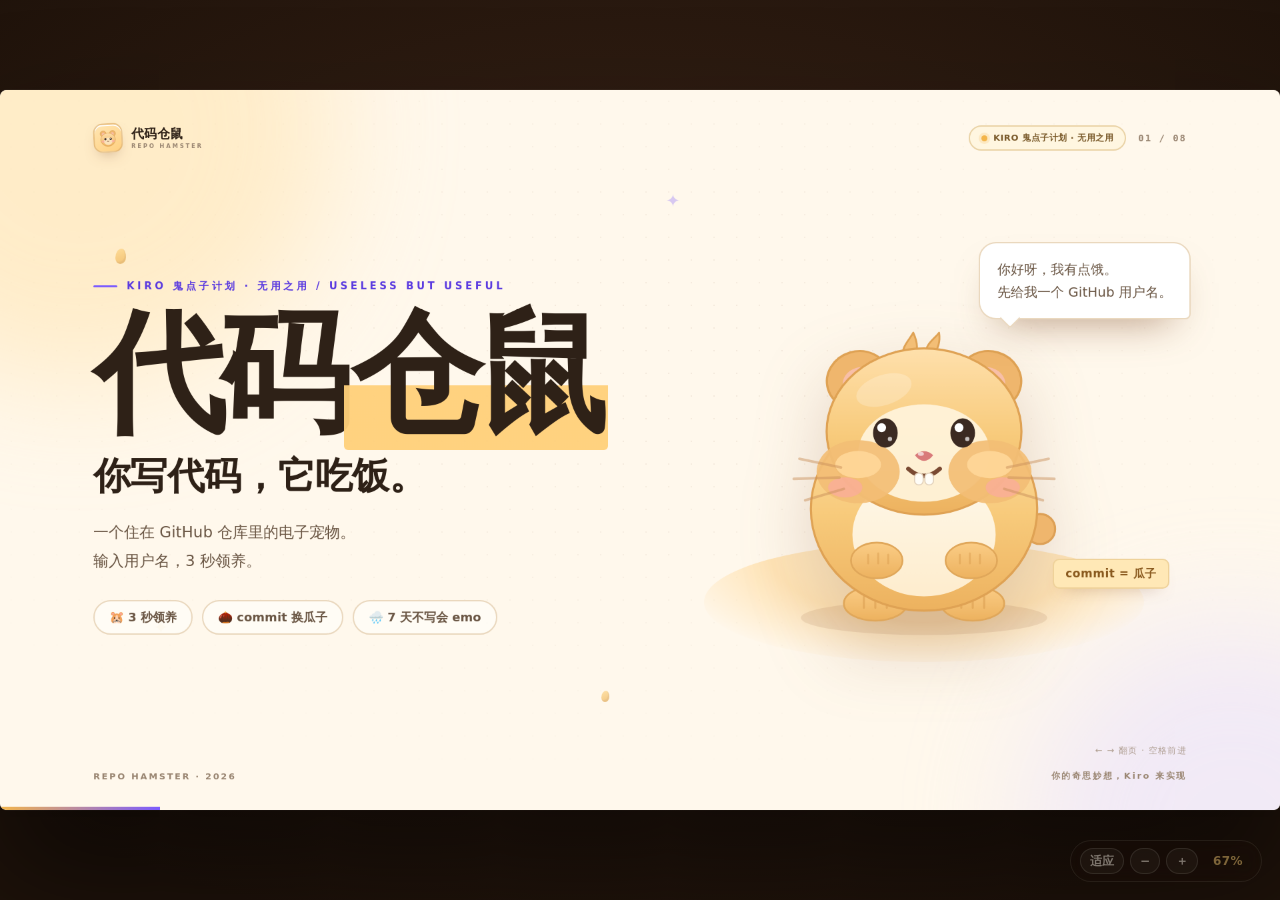
<file: deck/代码仓鼠-路演.html>
<!DOCTYPE html>
<html lang="zh-CN">
<head>
<meta charset="utf-8">
<meta name="viewport" content="width=device-width, initial-scale=1">
<title>代码仓鼠 · 路演 Deck</title>
<style>
:root{
  --cream:#FFF8EC; --cream2:#FFF1D8; --paper:#FFFDF7;
  --ink:#2E2117; --ink2:#6B5745; --muted:#9A8672; --brown:#8A5A3B;
  --line:#EAD8BE; --line-soft:#F2E6D2;
  --gold:#F3B54A; --gold2:#FFD27A; --gold-soft:#FFF0CF;
  --purple:#7C5CFF; --purple-deep:#5B3BE0; --purple-soft:#F0EBFF;
  --pink:#FFB7C5; --pink-soft:#FFE9EE; --green:#6FC58A; --red:#E98A7A;
  --ease:cubic-bezier(.22,.9,.28,1);
  --font:"PingFang SC","HarmonyOS Sans SC","Microsoft YaHei",system-ui,-apple-system,"Segoe UI",sans-serif;
  --mono:"SFMono-Regular","JetBrains Mono",Consolas,"Cascadia Code",monospace;
}
*{box-sizing:border-box}
html,body{height:100%;margin:0}
body{
  background:#1E120A; color:var(--ink); font-family:var(--font);
  overflow:hidden; -webkit-font-smoothing:antialiased;
}
::selection{background:var(--gold2)}
#stage{
  position:fixed; inset:0; overflow:hidden;
  background:radial-gradient(1300px 800px at 50% 42%, #3B2417 0%, #1E120A 72%);
}
#deck{
  position:absolute; left:50%; top:50%;
  width:1920px; height:1080px;
  background:var(--cream); overflow:hidden; border-radius:10px;
  box-shadow:0 90px 180px rgba(0,0,0,.6), 0 0 0 1px rgba(255,255,255,.06);
  transform:translate(-50%,-50%) scale(var(--scale,1));
  transform-origin:50% 50%;
  will-change:transform;
}

/* ---------- 幻灯片基础 ---------- */
.slide{
  position:absolute; inset:0; background:var(--cream);
  opacity:0; visibility:hidden; transform:translateY(26px) scale(.997);
  transition:opacity .65s var(--ease), transform .65s var(--ease), visibility .65s;
}
.slide.is-active{ opacity:1; visibility:visible; transform:none; z-index:2; }
.slide-bg{ position:absolute; inset:0; overflow:hidden; }
.slide-bg::before{
  content:""; position:absolute; inset:0;
  background-image:radial-gradient(rgba(138,90,59,.14) 1.3px, transparent 1.3px);
  background-size:34px 34px; opacity:.65;
  -webkit-mask-image:radial-gradient(ellipse 88% 76% at 50% 38%, #000 10%, transparent 78%);
          mask-image:radial-gradient(ellipse 88% 76% at 50% 38%, #000 10%, transparent 78%);
}
.blob{ position:absolute; border-radius:50%; filter:blur(90px); opacity:.55; }
.blob-gold{ width:760px; height:760px; background:#FFE3AC; }
.blob-purple{ width:620px; height:620px; background:#E6DEFF; }
.blob-pink{ width:520px; height:520px; background:#FFE2E9; }
.inner{
  position:absolute; inset:0; padding:150px 140px 108px;
  display:flex; flex-direction:column; z-index:3;
}

/* ---------- 顶部/底部 chrome ---------- */
.chrome{ position:absolute; left:140px; right:140px; z-index:30; display:flex; align-items:center; justify-content:space-between; pointer-events:none; }
.chrome.top{ top:50px; }
.chrome.bottom{ bottom:42px; font-size:13px; letter-spacing:.2em; font-weight:800; color:var(--muted); }
.brand{ display:flex; align-items:center; gap:13px; }
.brand-mark{
  width:44px; height:44px; border-radius:14px; display:grid; place-items:center;
  background:linear-gradient(150deg,#FFE6B4,#FFD080);
  border:2px solid rgba(138,90,59,.2);
  box-shadow:0 10px 22px -12px rgba(138,90,59,.7), inset 0 2px 0 #fff;
  transform:rotate(-3deg);
}
.brand-mark svg{ width:32px; height:32px; display:block; }
.brand-text b{ display:block; font-size:19px; font-weight:900; letter-spacing:.02em; line-height:1.1; }
.brand-text i{ display:block; font-style:normal; font-size:8.5px; letter-spacing:.32em; color:var(--muted); font-weight:800; margin-top:4px; }
.chrome-right{ display:flex; align-items:center; gap:18px; }
.pill-track{
  display:inline-flex; align-items:center; gap:9px; height:38px; padding:0 17px;
  border-radius:99px; border:2px solid #EAD3A6; background:#FFF6E0;
  font-size:13px; font-weight:900; color:#7a5a2a; letter-spacing:.04em;
}
.pill-track::before{ content:""; width:9px; height:9px; border-radius:50%; background:var(--gold); box-shadow:0 0 0 4px rgba(243,181,74,.2); }
.page-num{ font-family:var(--mono); font-size:14px; font-weight:700; color:var(--muted); letter-spacing:.14em; }
.progress{ position:absolute; left:0; bottom:0; height:5px; width:12.5%; background:linear-gradient(90deg,var(--gold),var(--purple)); z-index:31; transition:width .55s var(--ease); }
.nav-hint{ position:absolute; right:140px; bottom:80px; z-index:30; font-size:13px; color:var(--muted); opacity:.75; letter-spacing:.1em; }
/* 屏幕适配控制条：任何窗口都能一键适配/手动缩放 */
.deck-ctrl{
  position:fixed; right:18px; bottom:18px; z-index:60;
  display:flex; align-items:center; gap:6px;
  padding:7px 9px; border-radius:99px;
  background:rgba(30,18,10,.62); backdrop-filter:blur(8px);
  border:1px solid rgba(255,248,236,.16);
  color:#FFF8EC; font-family:var(--font); font-size:12px; font-weight:800;
  opacity:.45; transition:opacity .2s;
}
.deck-ctrl:hover{ opacity:1; }
.deck-ctrl button{
  height:26px; min-width:28px; padding:0 9px;
  border:1px solid rgba(255,248,236,.22); border-radius:99px;
  background:rgba(255,248,236,.08); color:#FFF8EC;
  font-family:inherit; font-size:12px; font-weight:800; cursor:pointer;
}
.deck-ctrl button:hover{ background:rgba(255,248,236,.2); }
.deck-ctrl .z{ min-width:48px; text-align:center; color:#FFD27A; letter-spacing:.04em; }
.static .deck-ctrl{ display:none; }

/* ---------- 通用文字组件 ---------- */
.kicker{
  display:flex; align-items:center; gap:14px; margin:0 0 28px;
  font-size:15px; font-weight:900; letter-spacing:.3em; color:var(--purple-deep);
}
.kicker::before{ content:""; width:36px; height:3px; border-radius:3px; background:var(--purple); }
.slide-title{
  font-size:74px; line-height:1.16; letter-spacing:-.025em; font-weight:900;
  margin:0 0 40px; max-width:1560px;
}
.slide-title .hl{ background:linear-gradient(transparent 60%, rgba(255,208,122,.95) 60%); padding:0 10px; border-radius:4px; }
.slide-title .hl-p{ color:var(--purple-deep); }
.foot-note{ font-size:19px; color:var(--muted); line-height:1.7; }
.sticker{
  display:inline-flex; align-items:center; gap:8px;
  background:#FFE8B6; border:2px solid #EFD29A; border-radius:10px;
  color:#8a5a1f; font-size:17px; font-weight:900; letter-spacing:.03em;
  padding:9px 17px; box-shadow:0 12px 26px -18px rgba(138,90,59,.75);
}

/* ---------- 入场动画 ---------- */
.anim{ opacity:0; transform:translateY(34px); }
.anim-l{ transform:translateX(-42px); }
.anim-r{ transform:translateX(42px); }
.anim-s{ transform:scale(.94); }
.slide.is-active .anim{
  opacity:1; transform:none;
  transition:opacity .85s var(--ease) var(--d,0s), transform .85s var(--ease) var(--d,0s);
}
.static .anim{ opacity:1 !important; transform:none !important; transition:none !important; }
.static .slide{ transition:none !important; }
.static .nav-hint{ display:none; }
.static #deck{ border-radius:0; box-shadow:none; }

/* ---------- 仓鼠动画（复用 app 的 SVG 类名） ---------- */
.hm-body{ transform-box:fill-box; transform-origin:50% 94%; animation:hm-breathe 3.6s ease-in-out infinite; }
.hm-ear-l,.hm-ear-r{ transform-box:fill-box; transform-origin:50% 90%; animation:hm-ear 5.2s ease-in-out infinite; }
.hm-ear-r{ animation-delay:-2.6s; }
.eyes-normal{ transform-box:fill-box; transform-origin:50% 50%; animation:hm-blink 5.6s infinite; }
.hm-paw-l,.hm-paw-r{ transform-box:fill-box; transform-origin:50% 50%; animation:hm-paw 3.6s ease-in-out infinite; }
.hm-paw-r{ animation-delay:-1.8s; }
.hm-tear,.hm-cloud,.hm-zzz,.hm-seed{ display:none; }
.hamster-svg[data-state="emo"] .hm-all{ filter:saturate(.72) brightness(.98); }
.hamster-svg[data-state="emo"] .hm-tear{ display:block; animation:hm-tear 2.6s ease-in infinite; transform-box:fill-box; transform-origin:top center; }
.hamster-svg[data-state="emo"] .hm-cloud{ display:block; animation:hm-cloud 4s ease-in-out infinite; }
.hamster-svg[data-state="emo"] .hm-mouth{ display:none; }

/* ---------- 漂浮装饰 ---------- */
.seed{
  position:absolute; width:16px; height:23px; border-radius:60% 40% 55% 45%/60% 55% 45% 40%;
  background:linear-gradient(160deg,#FFD27A,#EBA83C);
  box-shadow:inset -2px -3px 0 rgba(138,90,59,.18); opacity:.6;
}
.tw{ position:absolute; color:var(--purple); opacity:.3; font-size:26px; }

/* ---------- 封面 ---------- */
.s1 .inner{ padding:0; }
.cover-grid{
  position:absolute; inset:0; display:grid; grid-template-columns:1.04fr .96fr;
  padding:118px 140px 96px; align-items:center;
}
.hero-title{
  font-size:198px; line-height:.94; letter-spacing:-.05em; font-weight:900;
  margin:0 0 24px; color:var(--ink);
}
.hero-title .hl{ background:linear-gradient(transparent 58%, rgba(255,208,122,.95) 58%); padding:0 10px; border-radius:6px; }
.cover-sub{ font-size:56px; font-weight:900; margin:0 0 24px; letter-spacing:-.01em; }
.cover-desc{ font-size:23px; line-height:1.85; color:var(--ink2); margin:0 0 38px; }
.cover-pills{ display:flex; gap:14px; flex-wrap:wrap; }
.pill{
  display:inline-flex; align-items:center; gap:9px; height:52px; padding:0 22px;
  border-radius:99px; border:2px solid var(--line); background:rgba(255,253,247,.85);
  font-size:18px; font-weight:800; color:var(--ink2);
}
.cover-right{ position:relative; height:100%; display:flex; align-items:center; justify-content:center; }
.cover-ham{ width:640px; position:relative; z-index:3; animation:float 5s ease-in-out infinite; }
.cover-ham svg{ width:100%; height:auto; display:block; filter:drop-shadow(0 46px 56px rgba(138,90,59,.24)); }
.cover-platform{
  position:absolute; left:50%; bottom:126px; transform:translateX(-50%);
  width:660px; height:180px; border-radius:50%; z-index:1;
  background:radial-gradient(60% 100% at 50% 8%, #FFF3D9 0%, #FFE4B6 58%, rgba(255,220,160,0) 100%);
}
.speech{
  position:absolute; right:-6px; top:110px; z-index:5; max-width:340px;
  background:#fff; border:2px solid var(--line); border-radius:26px 26px 8px 26px;
  padding:22px 26px; font-size:20px; line-height:1.7; color:var(--ink2);
  box-shadow:0 30px 60px -30px rgba(138,90,59,.65); transform:rotate(2deg);
}
.speech::after{
  content:""; position:absolute; left:34px; bottom:-11px; width:20px; height:20px;
  background:#fff; border-right:2px solid var(--line); border-bottom:2px solid var(--line);
  transform:rotate(45deg); border-bottom-right-radius:4px;
}
.sticker-seed{ position:absolute; right:26px; bottom:236px; z-index:5; transform:rotate(5deg); }
.cover-foot{ position:absolute; left:140px; bottom:96px; font-size:12.5px; letter-spacing:.34em; font-weight:800; color:var(--muted); }

/* ---------- S2 痛点 ---------- */
.s2-grid{ display:grid; grid-template-columns:1.06fr .94fr; gap:70px; flex:1; align-items:center; min-height:0; }
.notes{ display:flex; flex-direction:column; gap:15px; }
.note{
  position:relative; width:420px; padding:18px 24px 19px;
  background:#FFFDF7; border:2px solid var(--line); border-radius:22px;
  box-shadow:0 34px 64px -48px rgba(138,90,59,.85);
}
.note:nth-child(1){ transform:rotate(-1.2deg); background:#FFF6E0; }
.note:nth-child(2){ transform:rotate(.8deg); margin-left:44px; background:#FFF0F3; }
.note:nth-child(3){ transform:rotate(-.6deg); margin-left:12px; background:#F4F1FF; }
.note h4{ display:flex; align-items:center; gap:12px; font-size:24px; font-weight:900; margin:0 0 6px; letter-spacing:-.01em; }
.note h4 b{
  flex:none; display:inline-grid; place-items:center; width:34px; height:34px; border-radius:10px;
  background:var(--gold2); color:#7a4a12; font-size:13px; font-weight:900; font-family:var(--mono);
}
.note p{ font-size:15px; line-height:1.65; color:var(--ink2); margin:0; }
.contrib-panel{
  position:relative; background:#FFFDF7; border:2px solid var(--line);
  border-radius:30px; padding:32px 34px 36px;
  box-shadow:0 40px 80px -56px rgba(138,90,59,.9);
}
.contrib-head{ display:flex; align-items:baseline; justify-content:space-between; font-size:17px; font-weight:900; color:var(--ink2); margin-bottom:22px; }
.contrib-head span{ font-family:var(--mono); font-size:15px; color:var(--red); }
.contrib-grid-lg{ display:grid; grid-template-columns:repeat(14, 26px); grid-auto-rows:26px; gap:7px; }
.cell{ border-radius:6px; background:#F2E6D2; }
.cell.on{ background:linear-gradient(145deg,#FFD27A,#F3B54A); }
.contrib-caption{ margin:26px 0 0; font-size:18px; color:var(--muted); font-weight:700; }
.sad-ham{ position:absolute; right:26px; bottom:-46px; width:216px; filter:drop-shadow(0 26px 30px rgba(138,90,59,.22)); }
.s2-quote{ margin:26px 0 0; font-size:25px; font-weight:800; color:var(--ink2); }
.s2-quote b{ color:var(--purple-deep); }

/* ---------- S3 机制 ---------- */
.s3-grid{ display:grid; grid-template-columns:1fr 1fr; gap:64px; flex:1; align-items:center; min-height:0; }
.steps{ display:flex; flex-direction:column; gap:20px; }
.step{
  display:flex; gap:22px; align-items:flex-start;
  background:#FFFDF7; border:2px solid var(--line); border-radius:22px;
  padding:24px 28px; box-shadow:0 28px 56px -44px rgba(138,90,59,.9);
}
.step b{
  flex:none; font-family:var(--mono); font-size:15px; color:var(--purple-deep);
  background:var(--purple-soft); border-radius:10px; padding:6px 9px; margin-top:2px;
}
.step h4{ font-size:24px; font-weight:900; margin:0 0 6px; }
.step p{ font-size:16px; line-height:1.65; color:var(--ink2); margin:0; }
.board{
  position:relative; background:linear-gradient(160deg,#FFF5E1,#FFE6BB);
  border:2px solid var(--line); border-radius:34px; padding:30px 32px 32px;
  box-shadow:0 46px 90px -60px rgba(138,90,59,.95);
}
.board-ham{ width:270px; margin:-8px auto 6px; animation:float 5.2s ease-in-out infinite; }
.board-ham svg{ width:100%; height:auto; display:block; filter:drop-shadow(0 26px 30px rgba(138,90,59,.2)); }
.stats4{ display:grid; grid-template-columns:1fr 1fr; gap:12px; }
.stat-card{ background:#FFFDF7; border:2px solid var(--line); border-radius:16px; padding:14px 16px; }
.stat-card .row{ display:flex; align-items:baseline; justify-content:space-between; font-size:15px; font-weight:900; color:var(--ink2); }
.stat-card .row b{ font-size:19px; color:var(--ink); font-variant-numeric:tabular-nums; }
.stat-card .bar{ height:9px; border-radius:9px; background:#F0E2C9; margin-top:10px; overflow:hidden; }
.stat-card .bar i{ display:block; height:100%; width:var(--w); border-radius:9px; background:linear-gradient(90deg,#F6C878,#F3B54A); }
.stat-card:nth-child(2) .bar i{ background:linear-gradient(90deg,#B8A6FF,#7C5CFF); }
.stat-card:nth-child(3) .bar i{ background:linear-gradient(90deg,#FFC5D1,#F58BA0); }
.stat-card:nth-child(4) .bar i{ background:linear-gradient(90deg,#A6E7BC,#6FC58A); }
.mapping{ display:flex; gap:12px; flex-wrap:wrap; margin-top:22px; justify-content:center; }
.map-chip{
  background:#FFFDF7; border:2px dashed #D9C4A2; border-radius:99px;
  padding:9px 17px; font-size:15px; font-weight:800; color:var(--ink2);
}
.map-chip b{ color:var(--purple-deep); }

/* ---------- S4 Demo ---------- */
.s4-grid{ display:grid; grid-template-columns:.66fr 1.34fr; gap:56px; flex:1; align-items:center; min-height:0; }
.callouts{ display:flex; flex-direction:column; gap:20px; }
.callout{ display:flex; gap:18px; align-items:flex-start; }
.callout b{
  flex:none; width:44px; height:44px; border-radius:14px; display:grid; place-items:center;
  background:var(--purple); color:#fff; font-family:var(--mono); font-size:15px; font-weight:800;
  box-shadow:0 14px 24px -14px rgba(91,59,224,.9);
}
.callout h4{ font-size:22px; font-weight:900; margin:4px 0 5px; }
.callout p{ font-size:15.5px; line-height:1.6; color:var(--ink2); margin:0; }
.browser{
  position:relative; background:#fff; border:2px solid #E7D4B6; border-radius:26px;
  box-shadow:0 60px 110px -60px rgba(138,90,59,.95);
  transform:rotate(-.7deg);
}
.browser-bar{ height:54px; background:#FFF4DE; border-bottom:2px solid #F0E2C9; display:flex; align-items:center; gap:10px; padding:0 22px; border-radius:24px 24px 0 0; }
.dot{ width:13px; height:13px; border-radius:50%; }
.dot.r{ background:#F28B82; } .dot.y{ background:#F6C45C; } .dot.g{ background:#7BC88A; }
.url{
  margin-left:14px; height:30px; padding:0 15px; border-radius:99px;
  border:2px solid #F0E2C9; background:#fff; display:flex; align-items:center; gap:8px;
  font-family:var(--mono); font-size:12px; color:var(--muted); font-weight:700;
}
.browser img{ display:block; width:100%; aspect-ratio:1600/1000; object-fit:cover; object-position:top; border-radius:0 0 24px 24px; }
.hook-sticker{
  position:absolute; right:-16px; top:-20px; z-index:5;
  background:#F0EBFF; border:2px solid #D9CFFF; color:var(--purple-deep);
  border-radius:12px; padding:11px 16px; font-size:14px; font-weight:900;
  box-shadow:0 18px 34px -24px rgba(91,59,224,.9); transform:rotate(3deg);
}
.hook-sticker i{ display:inline-block; width:8px; height:8px; border-radius:50%; background:var(--purple); margin-right:7px; box-shadow:0 0 0 4px rgba(124,92,255,.16); }

/* ---------- S5 魔法 ---------- */
.s5-grid{ display:grid; grid-template-columns:1.06fr .94fr; gap:76px; flex:1; align-items:center; min-height:0; }
.bug-stack{ display:flex; flex-direction:column; gap:20px; }
.bug-card{
  background:#FFFDF7; border:2px solid var(--line); border-radius:22px; padding:24px 28px;
  box-shadow:0 34px 64px -50px rgba(138,90,59,.95); position:relative;
}
.bug-card:nth-child(1){ transform:rotate(-.8deg); }
.bug-card:nth-child(2){ transform:rotate(.7deg); margin-left:26px; }
.bug-card:nth-child(3){ transform:rotate(-.4deg); margin-left:8px; }
.bug-top{ display:flex; align-items:center; gap:12px; margin-bottom:10px; }
.sev{ font-size:11px; font-weight:900; letter-spacing:.08em; padding:3px 9px; border-radius:99px; }
.sev.mild{ background:#E7F7EC; color:#3f7c52; }
.sev.medium{ background:var(--gold-soft); color:#8a5a1f; }
.sev.hot{ background:var(--pink-soft); color:#b0455a; }
.loc{ font-family:var(--mono); font-size:13px; color:var(--muted); }
.bug-card h4{ font-size:23px; font-weight:900; margin:0 0 6px; line-height:1.45; }
.bug-card p{ font-size:15px; color:var(--ink2); margin:0; line-height:1.6; }
.share-wrap{ position:relative; display:flex; justify-content:center; align-items:center; }
.share-wrap img{
  width:486px; border-radius:18px; border:2px solid #EFE0C8;
  box-shadow:0 60px 110px -46px rgba(138,90,59,.95); transform:rotate(3deg);
}
.tape{ position:absolute; top:2px; left:50%; width:176px; height:40px; background:rgba(243,181,74,.55); transform:translateX(-50%) rotate(-3deg); border-radius:3px; z-index:2; }
.share-cap{ position:absolute; left:50%; bottom:-66px; transform:translateX(-50%); width:520px; text-align:center; font-size:16px; color:var(--muted); font-weight:700; }
.s5-foot{ margin:18px 0 0; font-size:19px; color:var(--muted); }
.s5-foot b{ color:var(--ink2); }

/* ---------- S6 Kiro ---------- */
.pipeline{ display:grid; grid-template-columns:repeat(5, 1fr); gap:18px; margin-bottom:30px; }
.pipe{
  position:relative; background:#FFFDF7; border:2px solid var(--line); border-radius:22px;
  padding:22px 20px; min-height:222px; box-shadow:0 30px 56px -46px rgba(138,90,59,.9);
}
.pipe .no{ font-family:var(--mono); font-size:12.5px; font-weight:800; color:var(--purple-deep); letter-spacing:.1em; }
.pipe .ic{ width:46px; height:46px; border-radius:14px; background:var(--purple-soft); display:grid; place-items:center; font-size:21px; margin:6px 0 12px; }
.pipe h4{ font-size:20px; font-weight:900; margin:0 0 8px; }
.pipe p{ font-size:14.5px; line-height:1.6; color:var(--ink2); margin:0; }
.pipe::after{
  content:"→"; position:absolute; right:-19px; top:50%; transform:translateY(-50%);
  color:#D9C4A2; font-size:21px; font-weight:900; background:var(--cream); padding:3px; z-index:2;
}
.pipe:last-child::after{ display:none; }
.s6-bottom{ display:grid; grid-template-columns:1.08fr .92fr; gap:28px; flex:1; min-height:0; }
.code-card{
  background:#2C1F15; border-radius:22px; padding:26px 30px; overflow:hidden;
  font-family:var(--mono); font-size:15px; line-height:1.95; color:#F3E7D3;
  box-shadow:0 40px 80px -56px rgba(46,33,23,.95);
  display:flex; flex-direction:column; justify-content:center;
}
.code-card .file{ color:#FFD27A; font-weight:700; }
.code-card .k{ color:#B8A6FF; }
.code-card .s{ color:#9BE0B0; }
.code-card .c{ color:#8C7360; }
.code-card .cur{ display:inline-block; width:9px; height:18px; background:#FFD27A; vertical-align:-3px; animation:caret 1s step-end infinite; }
.kiro-quote{
  background:linear-gradient(150deg,var(--purple) 0%,var(--purple-deep) 100%);
  color:#fff; border-radius:22px; padding:34px 36px;
  display:flex; flex-direction:column; justify-content:center;
  box-shadow:0 40px 80px -50px rgba(91,59,224,.9);
}
.kiro-quote p{ font-size:34px; font-weight:900; line-height:1.4; margin:0; letter-spacing:-.01em; }
.kiro-quote span{ margin-top:18px; font-size:13px; letter-spacing:.24em; opacity:.72; font-weight:800; }

/* ---------- S7 传播 ---------- */
.s7-grid{ display:grid; grid-template-columns:repeat(3,1fr); gap:26px; flex:1; min-height:0; }
.reason{
  background:#FFFDF7; border:2px solid var(--line); border-radius:26px; padding:30px;
  display:flex; flex-direction:column; gap:20px;
  box-shadow:0 40px 76px -56px rgba(138,90,59,.95);
}
.reason .visual{
  height:196px; border-radius:18px; background:linear-gradient(150deg,#FFF3DC,#FFE8C2);
  display:grid; place-items:center; overflow:hidden; position:relative;
}
.reason:nth-child(2) .visual{ background:linear-gradient(150deg,#F4F0FF,#E7E0FF); }
.reason:nth-child(3) .visual{ background:linear-gradient(150deg,#FFF0F4,#FFE2EA); }
.reason h4{ font-size:26px; font-weight:900; margin:0; }
.reason p{ font-size:16px; line-height:1.7; color:var(--ink2); margin:0; }
.reason .judge{
  margin-top:auto; padding-top:14px; border-top:1.5px dashed var(--line);
  font-size:14.5px; font-weight:800; color:var(--purple-deep); letter-spacing:.02em;
}
.reason .judge::before{ content:"✓ "; }
.reason .quote{
  margin-top:12px; background:#FFF8E9; border:1.5px dashed var(--line);
  border-radius:14px; padding:12px 16px; font-size:15px; line-height:1.6; color:var(--ink2);
}
.reason .quote b{ color:var(--purple-deep); }
.big-glyph{ font-size:64px; font-weight:900; letter-spacing:.12em; color:var(--brown); }
.big-glyph span{ color:var(--purple-deep); }
.mini-input{
  width:340px; height:58px; border-radius:15px; background:#fff; border:2px solid var(--line);
  display:flex; align-items:center; padding:0 18px; gap:10px; box-shadow:0 18px 36px -26px rgba(138,90,59,.9);
  font-size:15px; color:var(--muted); font-weight:700;
}
.mini-input b{ margin-left:auto; background:var(--purple); color:#fff; border-radius:10px; padding:7px 12px; font-size:13px; }
.mini-card{
  width:118px; background:#FFF8EC; border:2px solid var(--line); border-radius:12px;
  padding:10px; box-shadow:0 18px 36px -26px rgba(138,90,59,.9); transform:rotate(4deg);
}
.mini-card .mc-title{ font-size:9px; font-weight:900; letter-spacing:.16em; color:var(--purple-deep); text-align:center; }
.mini-card .mc-bar{ height:5px; border-radius:5px; background:#F0E2C9; margin-top:7px; }
.mini-card .mc-bar i{ display:block; height:100%; border-radius:5px; background:var(--gold); width:70%; }
.mini-card .mc-ham{ font-size:30px; text-align:center; margin:4px 0; }
.tape-line{
  margin-top:26px; align-self:flex-start;
  display:inline-flex; align-items:center; gap:14px;
  font-size:14px; font-weight:900; letter-spacing:.24em; color:var(--muted);
}
.tape-line::before, .tape-line::after{ content:""; width:70px; height:2px; background:#E4D2B4; }

/* ---------- S8 结尾 ---------- */
.s8{ position:absolute; inset:0; display:flex; flex-direction:column; justify-content:center; padding:0 140px; }
.end-small{ font-size:62px; font-weight:900; color:var(--muted); margin:0 0 14px; letter-spacing:-.02em; }
.end-big{ font-size:92px; line-height:1.22; font-weight:900; margin:0; letter-spacing:-.03em; max-width:1250px; }
.end-big .hl{ background:linear-gradient(transparent 60%, rgba(255,208,122,.95) 60%); padding:0 10px; border-radius:5px; }
.cta{
  margin-top:52px; display:inline-flex; align-items:center; gap:16px; align-self:flex-start;
  background:linear-gradient(150deg,var(--purple),var(--purple-deep)); color:#fff;
  border-radius:99px; padding:18px 32px; font-size:21px; font-weight:900;
  box-shadow:0 28px 54px -30px rgba(91,59,224,.95);
}
.cta span{ font-size:14px; font-weight:700; opacity:.8; letter-spacing:.02em; }
.end-ham{ position:absolute; right:150px; bottom:150px; width:400px; animation:float 5s ease-in-out infinite; }
.end-ham svg{ width:100%; height:auto; display:block; filter:drop-shadow(0 40px 44px rgba(138,90,59,.22)); }
.thanks{ position:absolute; right:150px; top:160px; font-size:18px; letter-spacing:.34em; font-weight:900; color:var(--muted); }
.team-line{ position:absolute; left:140px; bottom:96px; font-size:13px; letter-spacing:.18em; color:var(--muted); font-weight:700; }

/* ---------- 关键帧 ---------- */
@keyframes float{ 0%,100%{ transform:translateY(0) rotate(-.4deg); } 50%{ transform:translateY(-14px) rotate(.5deg); } }
@keyframes hm-breathe{ 0%,100%{ transform:scale(1,1); } 50%{ transform:scale(1.018,.982); } }
@keyframes hm-blink{ 0%,92%,100%{ transform:scaleY(1); } 94.5%,96.5%{ transform:scaleY(.08); } }
@keyframes hm-ear{ 0%,80%,100%{ transform:rotate(0); } 86%{ transform:rotate(-5deg); } 92%{ transform:rotate(4deg); } }
@keyframes hm-paw{ 0%,100%{ transform:translateY(0); } 50%{ transform:translateY(-2px); } }
@keyframes hm-tear{ 0%{ transform:translateY(0) scale(.6); opacity:0; } 20%{ opacity:1; } 80%{ transform:translateY(26px) scale(1); opacity:.9; } 100%{ transform:translateY(34px) scale(1); opacity:0; } }
@keyframes hm-cloud{ 0%,100%{ transform:translateY(0); } 50%{ transform:translateY(-5px); } }
@keyframes caret{ 0%,49%{ opacity:.9; } 50%,100%{ opacity:0; } }
@keyframes drift{ 0%,100%{ transform:translate(0,0) rotate(0); } 33%{ transform:translate(12px,-22px) rotate(14deg); } 66%{ transform:translate(-8px,12px) rotate(-10deg); } }
@keyframes twinkle{ 0%,100%{ opacity:.2; transform:scale(.85); } 50%{ opacity:.55; transform:scale(1.1); } }
</style>
</head>
<body>
<div id="stage">
  <div id="deck">

    <!-- ================= 01 封面 ================= -->
    <section class="slide s1" data-slide="1">
      <div class="slide-bg">
        <span class="blob blob-gold" style="left:-260px;top:-320px"></span>
        <span class="blob blob-purple" style="right:-240px;bottom:-340px"></span>
        <span class="seed" style="left:9%;top:22%;animation:drift 9s ease-in-out infinite"></span>
        <span class="seed" style="left:47%;bottom:15%;width:12px;height:17px;animation:drift 12s ease-in-out infinite reverse"></span>
        <span class="tw" style="left:52%;top:14%">✦</span>
        <span class="tw" style="left:12%;bottom:24%;color:var(--gold)">✦</span>
      </div>
      <div class="cover-grid">
        <div class="cover-left">
          <p class="kicker anim" style="--d:.05s">KIRO 鬼点子计划 · 无用之用 / USELESS BUT USEFUL</p>
          <h1 class="hero-title anim" style="--d:.12s">代码<span class="hl">仓鼠</span></h1>
          <p class="cover-sub anim" style="--d:.2s">你写代码，它吃饭。</p>
          <p class="cover-desc anim" style="--d:.28s">一个住在 GitHub 仓库里的电子宠物。<br>输入用户名，3 秒领养。</p>
          <div class="cover-pills anim" style="--d:.36s">
            <span class="pill">🐹 3 秒领养</span>
            <span class="pill">🌰 commit 换瓜子</span>
            <span class="pill">🌧️ 7 天不写会 emo</span>
          </div>
        </div>
        <div class="cover-right">
          <div class="cover-platform"></div>
          <div class="cover-ham anim-s" style="--d:.2s" data-hamster="happy"></div>
          <div class="speech anim" style="--d:.62s">你好呀，我有点饿。<br>先给我一个 GitHub 用户名。</div>
          <div class="sticker sticker-seed anim" style="--d:.72s">commit = 瓜子</div>
        </div>
      </div>
    </section>

    <!-- ================= 02 痛点 ================= -->
    <section class="slide s2" data-slide="2">
      <div class="slide-bg">
        <span class="blob blob-gold" style="right:-320px;top:-300px;opacity:.35"></span>
        <span class="blob blob-pink" style="left:-280px;bottom:-300px;opacity:.3"></span>
      </div>
      <div class="inner">
        <p class="kicker anim" style="--d:.05s">01 / THE PROBLEM</p>
        <h2 class="slide-title anim" style="--d:.12s">每个程序员的仓库里，<br>都住着一只 <span class="hl">饿着的仓鼠</span>。</h2>
        <div class="s2-grid">
          <div class="notes">
            <div class="note anim-l" style="--d:.22s">
              <h4><b>01</b>commit 拖延症</h4>
              <p>点子想了三年，仓库还停在 init。不是做不了，是“正经项目”永远排在前面。</p>
            </div>
            <div class="note anim-l" style="--d:.32s">
              <h4><b>02</b>没人 review 的 bug</h4>
              <p>代码里的刺，只有上线那天才知道疼。而它一直躺在 diff 里，没人看第二眼。</p>
            </div>
            <div class="note anim-l" style="--d:.42s">
              <h4><b>03</b>代码没有温度</h4>
              <p>需求、排期、上线、复盘。写代码变成流水线，我们忘了它本来可以很好玩。</p>
            </div>
          </div>
          <div class="contrib-panel anim-r" style="--d:.3s">
            <div class="contrib-head"><span>上周的贡献图</span><span>0 commits</span></div>
            <div class="contrib-grid-lg" data-contrib="70" data-fill="3"></div>
            <p class="contrib-caption">它已经饿了 7 天。</p>
            <div class="sad-ham" data-hamster="emo"></div>
          </div>
        </div>
        <p class="s2-quote anim" style="--d:.56s">“你上一次 commit，是<b>几天前</b>？”</p>
      </div>
    </section>

    <!-- ================= 03 机制 ================= -->
    <section class="slide s3" data-slide="3">
      <div class="slide-bg">
        <span class="blob blob-purple" style="right:-300px;top:-260px;opacity:.28"></span>
        <span class="blob blob-gold" style="left:-320px;bottom:-340px;opacity:.4"></span>
        <span class="seed" style="right:12%;bottom:18%;animation:drift 10s ease-in-out infinite"></span>
      </div>
      <div class="inner">
        <p class="kicker anim" style="--d:.05s">02 / THE RITUAL</p>
        <h2 class="slide-title anim" style="--d:.12s">领养一只，<span class="hl">靠 commit 吃饭</span>的仓鼠。</h2>
        <div class="s3-grid">
          <div class="steps">
            <div class="step anim-l" style="--d:.2s">
              <b>01</b>
              <div><h4>输入你的 GitHub 用户名</h4><p>不用登录，只读公开仓库。3 秒后，它就住进去了。</p></div>
            </div>
            <div class="step anim-l" style="--d:.3s">
              <b>02</b>
              <div><h4>它算你的提交，也读你的 diff</h4><p>提交频率、commit message、最新改动——全部变成它的体重、心情、饥饿和亲密度。</p></div>
            </div>
            <div class="step anim-l" style="--d:.4s">
              <b>03</b>
              <div><h4>你写代码，它吃饭；你摆烂，它 emo</h4><p>7 天不提交它会 emo，14 天它会收拾包袱离家出走。投喂一颗瓜子，它就会回来。</p></div>
            </div>
          </div>
          <div class="board anim-r" style="--d:.28s">
            <div class="board-ham" data-hamster="happy"></div>
            <div class="stats4">
              <div class="stat-card"><div class="row"><span>体重</span><b>83%</b></div><div class="bar"><i style="--w:83%"></i></div></div>
              <div class="stat-card"><div class="row"><span>心情</span><b>98%</b></div><div class="bar"><i style="--w:98%"></i></div></div>
              <div class="stat-card"><div class="row"><span>饥饿</span><b>8%</b></div><div class="bar"><i style="--w:8%"></i></div></div>
              <div class="stat-card"><div class="row"><span>亲密度</span><b>99%</b></div><div class="bar"><i style="--w:99%"></i></div></div>
            </div>
          </div>
        </div>
        <div class="mapping anim" style="--d:.52s">
          <span class="map-chip">1 次 commit → <b>1 颗瓜子</b></span>
          <span class="map-chip">7 天不写 → <b>emo</b></span>
          <span class="map-chip">14 天 → <b>离家出走</b></span>
        </div>
      </div>
    </section>

    <!-- ================= 04 Demo ================= -->
    <section class="slide s4" data-slide="4">
      <div class="slide-bg">
        <span class="blob blob-gold" style="left:-300px;top:-320px;opacity:.4"></span>
        <span class="blob blob-purple" style="right:-280px;bottom:-320px;opacity:.22"></span>
      </div>
      <div class="inner" style="padding-top:136px">
        <p class="kicker anim" style="--d:.05s">03 / DEMO</p>
        <h2 class="slide-title anim" style="--d:.12s;margin-bottom:30px">打开就能玩。</h2>
        <div class="s4-grid">
          <div class="callouts">
            <div class="callout anim-l" style="--d:.22s">
              <b>01</b>
              <div><h4>3 秒领养</h4><p>输入用户名，它住进你的仓库。只读公开数据。</p></div>
            </div>
            <div class="callout anim-l" style="--d:.32s">
              <b>02</b>
              <div><h4>一只真的会饿的仓鼠</h4><p>体重、心情、饥饿、亲密度，全由你的提交记录决定。</p></div>
            </div>
            <div class="callout anim-l" style="--d:.42s">
              <b>03</b>
              <div><h4>腮帮子 + 体检报告</h4><p>它会藏 bug，也会生成一张可以晒的体检报告。</p></div>
            </div>
          </div>
          <div class="browser anim-r" style="--d:.26s">
            <div class="hook-sticker"><i></i>Kiro Hook 已连接 · 保存代码即投喂</div>
            <div class="browser-bar">
              <span class="dot r"></span><span class="dot y"></span><span class="dot g"></span>
              <span class="url">🔒 localhost:5173 · 代码仓鼠</span>
            </div>
            <img src="shots/app-desktop-1600.png" alt="代码仓鼠产品界面：领养仓鼠">
          </div>
        </div>
      </div>
    </section>

    <!-- ================= 05 魔法 ================= -->
    <section class="slide s5" data-slide="5">
      <div class="slide-bg">
        <span class="blob blob-pink" style="right:-260px;top:-280px;opacity:.35"></span>
        <span class="blob blob-purple" style="left:-300px;bottom:-340px;opacity:.24"></span>
      </div>
      <div class="inner">
        <p class="kicker anim" style="--d:.05s">04 / THE MAGIC</p>
        <h2 class="slide-title anim" style="--d:.12s">它把你漏掉的 bug，<span class="hl">藏进腮帮子</span>。</h2>
        <div class="s5-grid">
          <div class="bug-stack">
            <div class="bug-card anim-l" style="--d:.22s">
              <div class="bug-top"><span class="sev medium">有点噎人</span><span class="loc">src/feed/parse.ts:42</span></div>
              <h4>JSON.parse 没包 try / catch，仓鼠被崩了一下牙</h4>
              <p>建议加个兜底，不然它会吐出来。</p>
            </div>
            <div class="bug-card anim-l" style="--d:.32s">
              <div class="bug-top"><span class="sev mild">小零食</span><span class="loc">src/index.ts:88</span></div>
              <h4>新增了一颗 console.log("seed!")</h4>
              <p>仓鼠把它当瓜子壳一起吞了。</p>
            </div>
            <div class="bug-card anim-l" style="--d:.42s">
              <div class="bug-top"><span class="sev mild">小零食</span><span class="loc">src/types.ts:12</span></div>
              <h4>any 出现了 3 次</h4>
              <p>腮帮子里有点塞牙。</p>
            </div>
          </div>
          <div class="share-wrap anim-s" style="--d:.34s">
            <span class="tape"></span>
            <img src="shots/card-pure.png" alt="仓鼠体检报告分享卡">
            <span class="share-cap">顺便生成一张体检报告，发给你那个总不 commit 的同事。</span>
          </div>
        </div>
        <p class="s5-foot anim" style="--d:.56s">轻量提示，<b>不是正式 code review</b>——但它会让你想点开看一眼。</p>
      </div>
    </section>

    <!-- ================= 06 Kiro ================= -->
    <section class="slide s6" data-slide="6">
      <div class="slide-bg">
        <span class="blob blob-purple" style="left:-300px;top:-300px;opacity:.3"></span>
        <span class="blob blob-gold" style="right:-320px;bottom:-340px;opacity:.4"></span>
      </div>
      <div class="inner">
        <p class="kicker anim" style="--d:.05s">05 / BUILT WITH KIRO</p>
        <h2 class="slide-title anim" style="--d:.12s">用 Kiro 做的，<span class="hl">也让 Kiro 养着</span>。</h2>
        <div class="pipeline">
          <div class="pipe anim" style="--d:.2s"><div class="no">01</div><div class="ic">📋</div><h4>Quick Spec</h4><p>一句话生成需求、设计、任务三件套，先想清楚再动手。</p></div>
          <div class="pipe anim" style="--d:.28s"><div class="no">02</div><div class="ic">⚡</div><h4>并行 tasks</h4><p>依赖图自动分波，独立任务同时跑，一个人有一个小队的速度。</p></div>
          <div class="pipe anim" style="--d:.36s"><div class="no">03</div><div class="ic">🐹</div><h4>Crew 子 Agent</h4><p>仓鼠人格、commit 考古、界面画师，三个 Agent 分工。</p></div>
          <div class="pipe anim" style="--d:.44s"><div class="no">04</div><div class="ic">🪝</div><h4>Agent Hooks</h4><p>保存代码 → 跑测试 → 自动投喂，钩子就是它的消化系统。</p></div>
          <div class="pipe anim" style="--d:.52s"><div class="no">05</div><div class="ic">🎛️</div><h4>多模型</h4><p>Claude 写人格，DeepSeek 审代码，Auto 负责调度。</p></div>
        </div>
        <div class="s6-bottom">
          <div class="code-card anim-l" style="--d:.58s">
            <div><span class="file">.kiro/hooks/feed-hamster.kiro.hook</span></div>
            <div><span class="k">when</span>: <span class="s">fileEdit</span> → <span class="s">app/**/*.tsx</span><span class="cur"></span></div>
            <div><span class="k">then</span>: <span class="s">askAgent</span></div>
            <div>&nbsp;&nbsp;<span class="c"># 1) 跑测试，别喂坏瓜子</span></div>
            <div>&nbsp;&nbsp;run <span class="s">npm test</span></div>
            <div>&nbsp;&nbsp;<span class="c"># 2) 投喂仓鼠</span></div>
            <div>&nbsp;&nbsp;curl -X POST <span class="s">/feed</span></div>
          </div>
          <div class="kiro-quote anim-r" style="--d:.64s">
            <p>“Kiro Hook<br>就是它的消化系统。”</p>
            <span>WE BUILT IT WITH KIRO. KIRO FEEDS IT.</span>
          </div>
        </div>
      </div>
    </section>

    <!-- ================= 07 传播 ================= -->
    <section class="slide s7" data-slide="7">
      <div class="slide-bg">
        <span class="blob blob-gold" style="left:-280px;top:-300px;opacity:.38"></span>
        <span class="blob blob-pink" style="right:-300px;bottom:-320px;opacity:.28"></span>
      </div>
      <div class="inner">
        <p class="kicker anim" style="--d:.05s">06 / WHY IT SPREADS</p>
        <h2 class="slide-title anim" style="--d:.12s">它没什么用。<span class="hl">但它会被转发。</span></h2>
        <div class="s7-grid">
          <div class="reason anim" style="--d:.2s">
            <div class="visual"><div class="big-glyph">仓<span>鼠</span></div></div>
            <h4>名字就是梗</h4>
            <p>仓库的仓，仓鼠的鼠。听一遍就记住，说一遍就有人笑。</p>
            <div class="judge">30 秒就能讲清楚</div>
            <div class="quote">“仓库里养仓鼠，<b>这个谐音谁想出来的？</b>”</div>
          </div>
          <div class="reason anim" style="--d:.3s">
            <div class="visual">
              <div class="mini-input">⌘ 输入 GitHub 用户名 <b>领养</b></div>
            </div>
            <h4>玩的是自己的仓库</h4>
            <p>每个人都能领到一只不一样的仓鼠——胖瘦、心情、吐槽，全是自己的。</p>
            <div class="judge">评委可以当场玩自己的仓库</div>
            <div class="quote">“输入我的用户名，<b>看看我到底有多摆烂。</b>”</div>
          </div>
          <div class="reason anim" style="--d:.4s">
            <div class="visual">
              <div class="mini-card">
                <div class="mc-title">REPO HAMSTER CHECKUP</div>
                <div class="mc-ham">🐹</div>
                <div class="mc-bar"><i></i></div>
                <div class="mc-bar"><i style="width:45%"></i></div>
              </div>
            </div>
            <h4>体检报告可以晒</h4>
            <p>一键生成 4:5 卡片，发群里、发朋友圈，顺手嘲一下那个不 commit 的同事。</p>
            <div class="judge">作品自带传播素材</div>
            <div class="quote">“发群里，<b>同事当场破防。</b>”</div>
          </div>
        </div>
        <div class="tape-line anim" style="--d:.54s">USELESS BUT USEFUL · 无用之用</div>
      </div>
    </section>

    <!-- ================= 08 结尾 ================= -->
    <section class="slide s8" data-slide="8">
      <div class="slide-bg">
        <span class="blob blob-gold" style="left:-300px;bottom:-340px;opacity:.5"></span>
        <span class="blob blob-purple" style="right:-300px;top:-320px;opacity:.3"></span>
        <span class="seed" style="right:20%;top:22%;animation:drift 9s ease-in-out infinite"></span>
        <span class="seed" style="right:34%;bottom:22%;width:12px;height:17px;animation:drift 12s ease-in-out infinite reverse"></span>
        <span class="tw" style="right:28%;top:16%;color:var(--gold)">✦</span>
      </div>
      <div class="thanks anim" style="--d:.1s">THANK YOU · Q&amp;A</div>
      <p class="end-small anim" style="--d:.2s">它没什么用。</p>
      <h2 class="end-big anim" style="--d:.3s">但你会因为它，<br><span class="hl">想多写一行好代码。</span></h2>
      <div class="cta anim" style="--d:.46s">🐹 代码仓鼠 · 现在就领养 <span>输入你的 GitHub 用户名</span></div>
      <div class="end-ham anim-s" style="--d:.36s" data-hamster="happy"></div>
      <div class="team-line anim" style="--d:.6s">KIRO 鬼点子计划 · 无用之用 / USELESS BUT USEFUL</div>
    </section>

    <!-- chrome -->
    <div class="chrome top">
      <div class="brand">
        <span class="brand-mark" data-logo></span>
        <span class="brand-text"><b>代码仓鼠</b><i>REPO HAMSTER</i></span>
      </div>
      <div class="chrome-right">
        <span class="pill-track">KIRO 鬼点子计划 · 无用之用</span>
        <span class="page-num" id="pageNum">01 / 08</span>
      </div>
    </div>
    <div class="chrome bottom">
      <span>REPO HAMSTER · 2026</span>
      <span>你的奇思妙想，Kiro 来实现</span>
    </div>
    <div class="nav-hint">← → 翻页 · 空格前进</div>
    <div class="progress" id="progress"></div>
  </div>
  <div class="deck-ctrl" id="deckCtrl">
    <button type="button" data-fit title="适应屏幕">适应</button>
    <button type="button" data-zoom="-1" title="缩小">−</button>
    <button type="button" data-zoom="1" title="放大">＋</button>
    <span class="z" id="zoomLabel">100%</span>
  </div>
</div>

<script src="assets/hamster.js"></script>
<script>
(function () {
  'use strict';

  /* ---------- 注入仓鼠 & Logo ---------- */
  function paint() {
    document.querySelectorAll('[data-logo]').forEach(function (el) { el.innerHTML = Hamster.logo(); });
    document.querySelectorAll('[data-hamster]').forEach(function (el) {
      el.innerHTML = Hamster.svg(el.getAttribute('data-hamster'));
    });
    document.querySelectorAll('[data-contrib]').forEach(function (grid) {
      var total = parseInt(grid.getAttribute('data-contrib'), 10) || 70;
      var fill = parseInt(grid.getAttribute('data-fill'), 10) || 3;
      var html = '';
      for (var i = 0; i < total; i++) {
        var on = (i < fill) || (i % 23 === 4 && i > 20);
        html += '<span class="cell' + (on ? ' on' : '') + '"></span>';
      }
      grid.innerHTML = html;
    });
  }

  /* ---------- 缩放适配 ---------- */
  var deck = document.getElementById('deck');
  var userZoom = 1;
  var ZMIN = 0.35, ZMAX = 2.5;

  function viewportSize() {
    var vv = window.visualViewport;
    var w = (vv && vv.width) ? vv.width : (document.documentElement.clientWidth || window.innerWidth || 1920);
    var h = (vv && vv.height) ? vv.height : (document.documentElement.clientHeight || window.innerHeight || 1080);
    return { w: w, h: h };
  }

  function fit(reset) {
    if (reset === true) userZoom = 1;
    var v = viewportSize();
    var s = Math.min(v.w / 1920, v.h / 1080);
    if (!isFinite(s) || s <= 0) s = 1;
    s = s * userZoom;
    deck.style.setProperty('--scale', s.toFixed(4));
    var label = document.getElementById('zoomLabel');
    if (label) label.textContent = Math.round(s * 100) + '%';
  }

  function zoomBy(delta) {
    userZoom = Math.max(ZMIN, Math.min(ZMAX, userZoom + delta));
    fit(false);
  }

  /* ---------- 翻页 ---------- */
  var slides = Array.prototype.slice.call(document.querySelectorAll('.slide'));
  var total = slides.length;
  var cur = 0;
  var pageNum = document.getElementById('pageNum');
  var progress = document.getElementById('progress');

  function go(n, instant) {
    n = Math.max(0, Math.min(total - 1, n));
    cur = n;
    slides.forEach(function (s, i) {
      s.classList.toggle('is-active', i === n);
      s.setAttribute('aria-hidden', i === n ? 'false' : 'true');
    });
    pageNum.textContent = String(n + 1).padStart(2, '0') + ' / ' + String(total).padStart(2, '0');
    progress.style.width = ((n + 1) / total * 100) + '%';
    if (history.replaceState) {
      try { history.replaceState(null, '', '?slide=' + (n + 1)); } catch (e) { /* file:// 下忽略 */ }
    }
  }

  document.addEventListener('keydown', function (e) {
    if (e.key === 'ArrowRight' || e.key === 'ArrowDown' || e.key === ' ' || e.key === 'PageDown') {
      e.preventDefault(); go(cur + 1);
    } else if (e.key === 'ArrowLeft' || e.key === 'ArrowUp' || e.key === 'PageUp') {
      e.preventDefault(); go(cur - 1);
    } else if (e.key === 'Home') { go(0); }
    else if (e.key === 'End') { go(total - 1); }
    else if (e.key === '+' || e.key === '=') { e.preventDefault(); zoomBy(0.05); }
    else if (e.key === '-' || e.key === '_') { e.preventDefault(); zoomBy(-0.05); }
    else if (e.key === '0') { e.preventDefault(); fit(true); }
  });

  document.querySelectorAll('.slide').forEach(function (s) {
    s.addEventListener('click', function (e) {
      if (e.target.closest('a')) return;
      var r = s.getBoundingClientRect();
      if (e.clientX < r.left + r.width * 0.28) go(cur - 1);
      else go(cur + 1);
    });
  });

  /* ---------- 启动 ---------- */
  paint();
  fit();
  [0, 60, 250, 800, 1800].forEach(function (t) { setTimeout(function () { fit(); }, t); });
  window.addEventListener('resize', function () { fit(); });
  if (window.visualViewport) {
    window.visualViewport.addEventListener('resize', function () { fit(); });
  }
  window.addEventListener('orientationchange', function () { setTimeout(function () { fit(); }, 120); });
  window.addEventListener('pageshow', function () { setTimeout(function () { fit(); }, 60); });
  if (document.fonts && document.fonts.ready) {
    document.fonts.ready.then(function () { fit(); }).catch(function () {});
  }

  var ctrl = document.getElementById('deckCtrl');
  if (ctrl) {
    ctrl.addEventListener('click', function (e) {
      var btn = e.target.closest ? e.target.closest('button') : null;
      if (!btn) return;
      if (btn.hasAttribute('data-fit')) { fit(true); }
      else if (btn.hasAttribute('data-zoom')) { zoomBy(parseFloat(btn.getAttribute('data-zoom')) * 0.05); }
    });
  }

  var params = new URLSearchParams(location.search);
  if (params.get('static') === '1') document.body.classList.add('static');
  var start = parseInt(params.get('slide') || '1', 10) - 1;
  if (isNaN(start) || start < 0) start = 0;
  go(start, true);
})();
</script>
</body>
</html>
</file>
